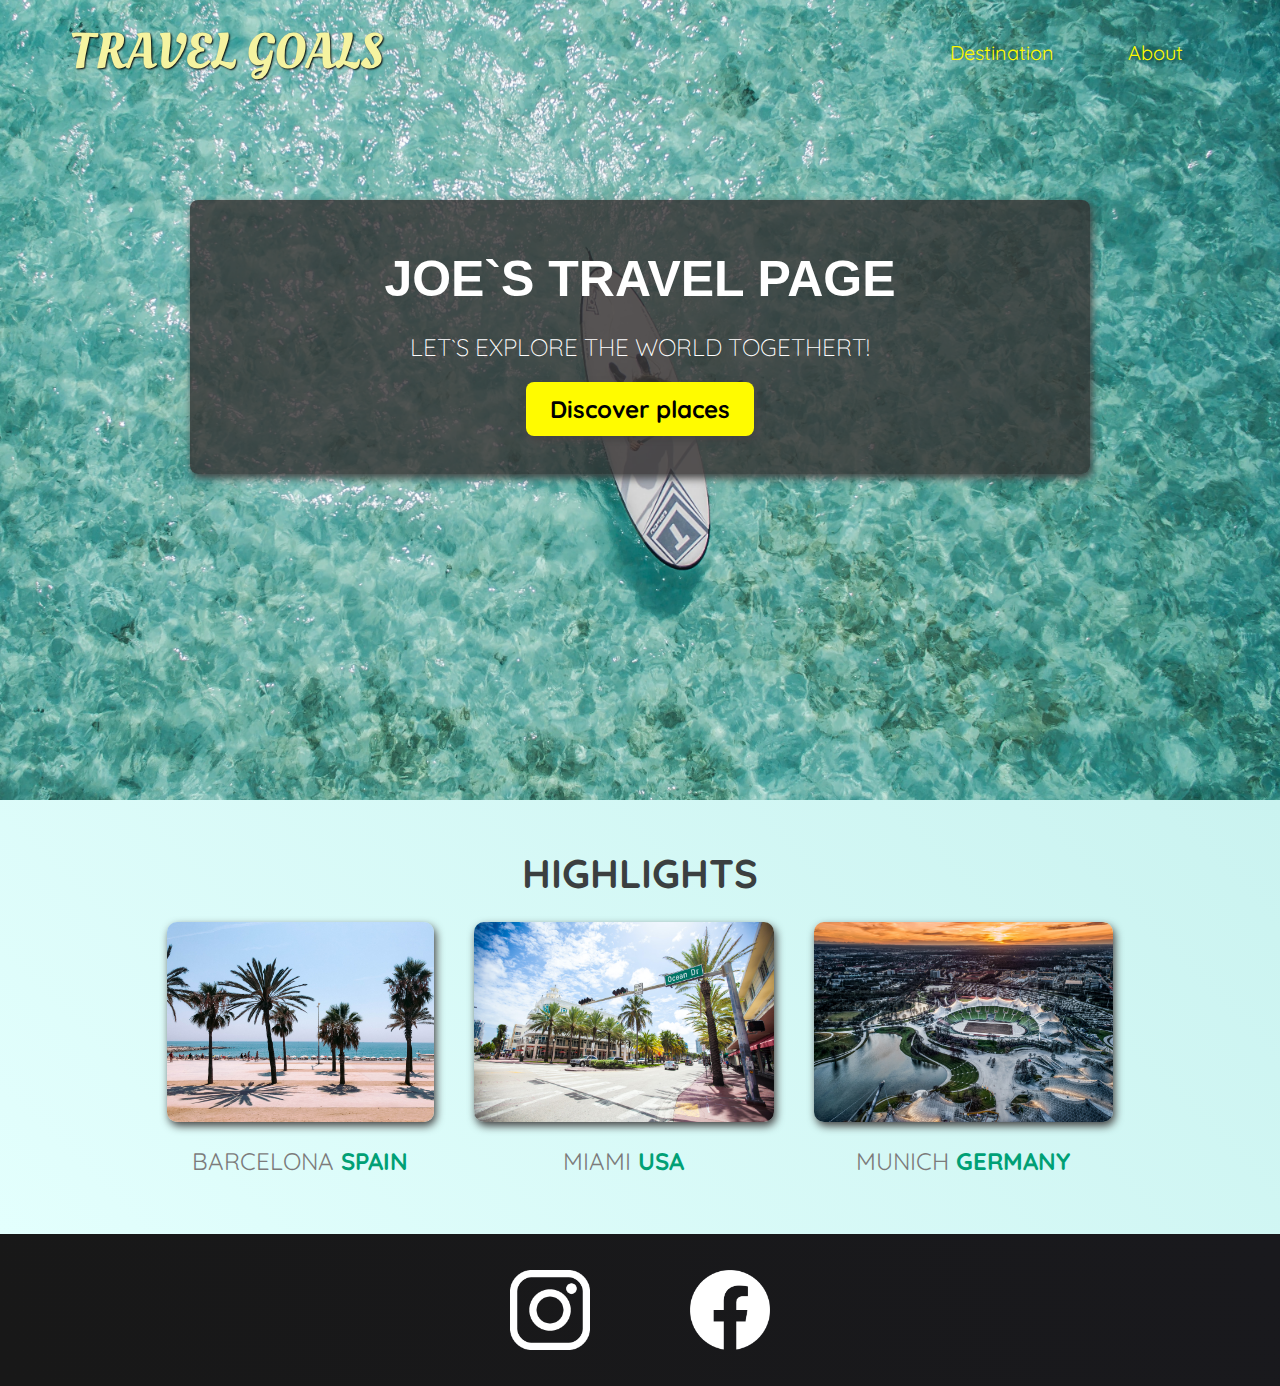
<file: index.html>
<!DOCTYPE html>
<html lang="en">
  <head>
    <meta charset="UTF-8" />
    <link
      href="https://fonts.googleapis.com/css2?family=Raleway:wght@700&family=Oleo+Script:wght@700&family=Quicksand:wght@300;500&display=swap"
      rel="stylesheet"
    />
    <link rel="stylesheet" href="shared.css" />
    <link rel="stylesheet" href="style.css" />
    <title>Travel Goals</title>
  </head>
  <body>
    <header>
      <div id="page-logo">
        <a href="./index.html">Travel Goals</a>
      </div>
      <nav>
        <ul>
          <li><a href="./places.html">Destination</a></li>
          <li><a href="">About</a></li>
        </ul>
      </nav>
    </header>
    <main>
      <section id="hero">
        <div id="hero-content">
          <h1>Joe`s Travel Page</h1>
          <p>Let`s explore the world togethert!</p>
          <a href="">Discover places</a>
        </div>
      </section>
      <section id="highlights">
        <h2>Highlights</h2>
        <ul id="destinations">
          <li class="destination">
            <img
              src="./img/places/barcelona.jpg"
              alt="Palm beach in Barcelona"
            />
            <p>Barcelona <strong>Spain</strong></p>
          </li>
          <li class="destination">
            <img
              src="./img/places/miami.jpg"
              alt="Miami streets on sunny day"
            />
            <p>Miami <strong>USA</strong></p>
          </li>
          <li class="destination">
            <img src="./img/places/munich.jpg" alt="Munich stadium in winter" />
            <p>Munich <strong>Germany</strong></p>
          </li>
        </ul>
      </section>
    </main>
    <footer>
      <ul>
        <li>
          <a href="https://www.instagram.com"
            ><img src="./img/icons/insta.png" alt="Instagram logo"
          /></a>
        </li>
        <li>
          <a href="https://www.facebook.com"
            ><img src="./img/icons/facebook.png" alt="Facebook logo"
          /></a>
        </li>
      </ul>
    </footer>
  </body>
</html>
</file>
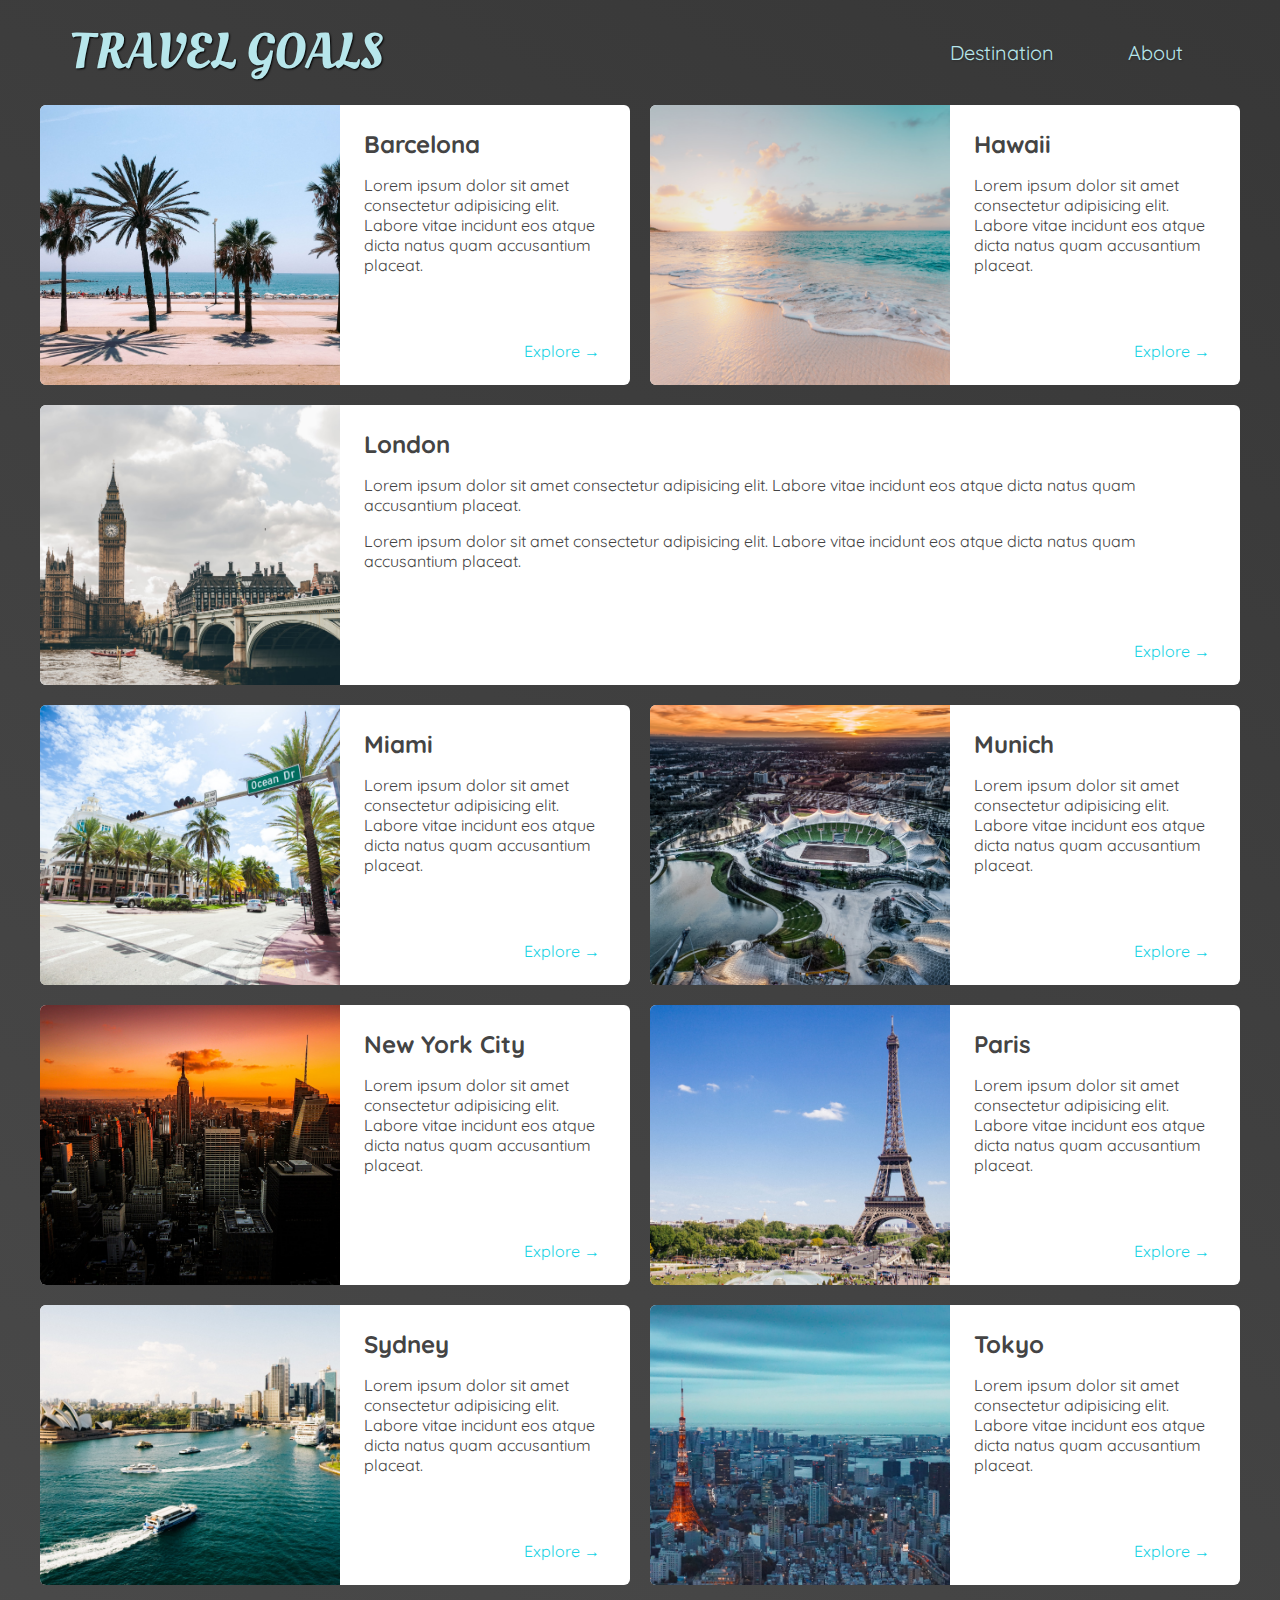
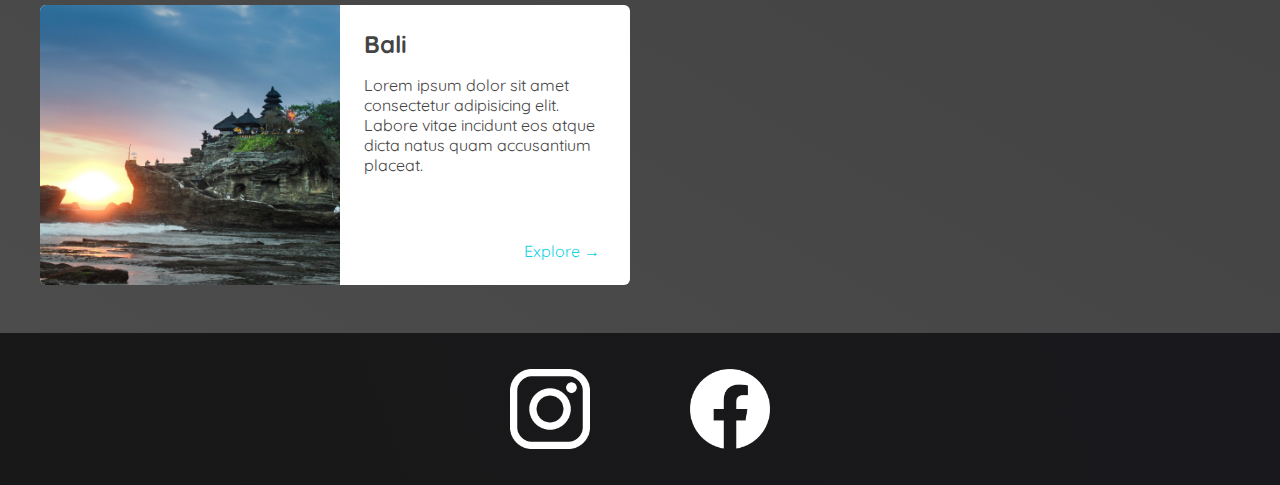
<file: places.html>
<!DOCTYPE html>
<html lang="en">
  <head>
    <meta charset="UTF-8" />
    <link
      href="https://fonts.googleapis.com/css2?family=Raleway:wght@700&family=Oleo+Script:wght@700&family=Quicksand:wght@300;500&display=swap"
      rel="stylesheet"
    />
    <link rel="stylesheet" href="shared.css" />
    <link rel="stylesheet" href="places.css" />
    <title>Travel Goals</title>
  </head>
  <body>
    <header>
      <div id="page-logo">
        <a href="./index.html">Travel Goals</a>
      </div>
      <nav>
        <ul>
          <li><a href="./places.html">Destination</a></li>
          <li><a href="">About</a></li>
        </ul>
      </nav>
    </header>
    <main>
      <ul>
        <li>
          <img src="./img/places/barcelona.jpg" alt="City of Barcelona" />
          <div class="item-content">
            <div>
              <h2>Barcelona</h2>
              <p>
                Lorem ipsum dolor sit amet consectetur adipisicing elit. Labore
                vitae incidunt eos atque dicta natus quam accusantium placeat.
              </p>
            </div>
            <div class="actions">
              <a href="https://en.wikipedia.org/wiki/Barcelona">Explore &#x2192</a>
            </div>
          </div>
        </li>
        <li>
          <img src="./img/places/hawaii.jpg" alt="Hawaii beach" />
          <div class="item-content">
            <div>
              <h2>Hawaii</h2>
              <p>
                Lorem ipsum dolor sit amet consectetur adipisicing elit. Labore
                vitae incidunt eos atque dicta natus quam accusantium placeat.
              </p>
            </div>
            <div class="actions">
              <a href="hhttps://en.wikipedia.org/wiki/Hawaii">Explore &#x2192</a>
            </div>
          </div>
        </li>
        <li>
          <img src="./img/places/london.jpg" alt="London city" />
          <div class="item-content">
            <div>
              <h2>London</h2>
              <p>
                Lorem ipsum dolor sit amet consectetur adipisicing elit. Labore
                vitae incidunt eos atque dicta natus quam accusantium placeat.
              </p>
              <p>
                Lorem ipsum dolor sit amet consectetur adipisicing elit. Labore
                vitae incidunt eos atque dicta natus quam accusantium placeat.
              </p>
            </div>
            <div class="actions">
              <a href="https://en.wikipedia.org/wiki/London">Explore &#x2192</a>
            </div>
          </div>
        </li>
        <li>
          <img src="./img/places/miami.jpg" alt="Miami streets" />
          <div class="item-content">
            <div>
              <h2>Miami</h2>
              <p>
                Lorem ipsum dolor sit amet consectetur adipisicing elit. Labore
                vitae incidunt eos atque dicta natus quam accusantium placeat.
              </p>
            </div>
            <div class="actions">
              <a href="https://en.wikipedia.org/wiki/Miami">Explore &#x2192</a>
            </div>
          </div>
        </li>
        <li>
          <img src="./img/places/munich.jpg" alt="Munich football stadium" />
          <div class="item-content">
            <div>
              <h2>Munich</h2>
              <p>
                Lorem ipsum dolor sit amet consectetur adipisicing elit. Labore
                vitae incidunt eos atque dicta natus quam accusantium placeat.
              </p>
            </div>
            <div class="actions">
              <a href="https://en.wikipedia.org/wiki/Munich">Explore &#x2192</a>
            </div>
          </div>
        </li>
        <li>
          <img src="./img/places/new-york-city.jpg" alt="New York City skyline" />
          <div class="item-content">
            <div>
              <h2>New York City</h2>
              <p>
                Lorem ipsum dolor sit amet consectetur adipisicing elit. Labore
                vitae incidunt eos atque dicta natus quam accusantium placeat.
              </p>
            </div>
            <div class="actions">
              <a href="https://en.wikipedia.org/wiki/New_York_City"
                >Explore &#x2192</a
              >
            </div>
          </div>
        </li>
        <li>
          <img src="./img/places/paris.jpg" alt="Paris city" />
          <div class="item-content">
            <div>
              <h2>Paris</h2>
              <p>
                Lorem ipsum dolor sit amet consectetur adipisicing elit. Labore
                vitae incidunt eos atque dicta natus quam accusantium placeat.
              </p>
            </div>
            <div class="actions">
              <a href="https://en.wikipedia.org/wiki/Paris">Explore &#x2192</a>
            </div>
          </div>
        </li>
        <li>
          <img src="./img/places/sydney.jpg" alt="Sydney beach" />
          <div class="item-content">
            <div>
              <h2>Sydney</h2>
              <p>
                Lorem ipsum dolor sit amet consectetur adipisicing elit. Labore
                vitae incidunt eos atque dicta natus quam accusantium placeat.
              </p>
            </div>
            <div class="actions">
              <a href="https://en.wikipedia.org/wiki/Sydney">Explore &#x2192</a>
            </div>
          </div>
        </li>
        <li>
          <img src="./img/places/tokyo.jpg" alt="Tokyo skyline" />
          <div class="item-content">
            <div>
              <h2>Tokyo</h2>
              <p>
                Lorem ipsum dolor sit amet consectetur adipisicing elit. Labore
                vitae incidunt eos atque dicta natus quam accusantium placeat.
              </p>
            </div>
            <div class="actions">
              <a href="https://en.wikipedia.org/wiki/Tokyo">Explore &#x2192</a>
            </div>
          </div>
        </li>
        <li>
          <img src="./img/places/bali.jpg" alt="Bali beach" />
          <div class="item-content">
            <div>
              <h2>Bali</h2>
              <p>
                Lorem ipsum dolor sit amet consectetur adipisicing elit. Labore
                vitae incidunt eos atque dicta natus quam accusantium placeat.
              </p>
            </div>
            <div class="actions">
              <a href="https://en.wikipedia.org/wiki/Bali">Explore &#x2192</a>
            </div>
          </div>
        </li>
      </ul>
    </main>
    <footer>
      <ul>
        <li>
          <a href="https://www.instagram.com"
            ><img src="./img/icons/insta.png" alt="Instagram logo"
          /></a>
        </li>
        <li>
          <a href="https://www.facebook.com"
            ><img src="./img/icons/facebook.png" alt="Facebook logo"
          /></a>
        </li>
      </ul>
    </footer>
  </body>
</html>
</file>
<file: shared.css>
body {
  font-family: "Quicksand", sans-serif;
  margin: 0;
}

ul {
  list-style: none;
  margin: 0px;
  padding: 0;
}

header {
  display: flex;
  justify-content: space-between;
  align-items: center;
  padding: 15px 60px;
  position: absolute;
  width: 100%;
  top: 0px;
  left: 0px;
  box-sizing: border-box;
}

#page-logo a {
  padding: 10px;
  font-family: "Oleo Script", sans-serif;
  color: rgb(245, 243, 160);
  font-size: 50px;
  text-decoration: none;
  text-transform: uppercase;
  text-shadow: 1px 1px 2px rgb(0, 0, 0);
}

header ul {
  display: flex;
}

header li {
  margin: 25px;
}

header a {
  color: rgb(255, 251, 0);
  text-decoration: none;
  font-size: 20px;
  padding: 12px;
  text-shadow: 1px 1px 2px rgba(0, 0, 0, 0.2);
  border-radius: 5px;
}

header nav a:hover {
  color: rgb(77, 77, 77);
  background-color: rgb(255, 251, 0);
}

footer {
  background: linear-gradient(70deg, rgb(24, 24, 24), rgb(25, 25, 29));
  padding: 36px;
}

footer ul {
  display: flex;
  justify-content: center;
}

footer li {
  width: 80px;
  height: 80px;
  margin: 0 50px;
}

footer img {
  width: 100%;
  height: 100%;
}
</file>
<file: style.css>
#hero {
  height: 800px;
  background-image: url("./img/places/ocean.jpg");
  background-position: center;
  background-size: cover;
}
#hero-content {
  width: 900px;
  background-color: rgba(51, 47, 47, 0.8);
  box-shadow: 2px 4px 8px rgb(68, 67, 67);
  border-radius: 8px;
  text-align: center;
  padding: 50px 0px;
  margin: 0 auto;
  position: relative;
  top: 200px;
}

#hero-content h1 {
  color: white;
  text-transform: uppercase;
  font-size: 50px;
  font-family: "Releway", sans-serif;
  margin: 0;
}

#hero-content p {
  color: white;
  text-transform: uppercase;
  font-size: 24px;
  font-weight: 300;
  margin-bottom: 32px;
}

#hero-content a {
  text-decoration: none;
  background-color: rgb(255, 251, 0);
  padding: 12px 24px;
  color: black;
  font-size: 24px;
  font-weight: bold;
  border-radius: 8px;
  box-shadow: 2px 4px 8px rgb(68, 67, 67);
}

#hero-content a:hover {
  background-color: rgb(177, 174, 0);
}

#highlights {
  padding: 24px;
  background: linear-gradient(45deg, rgb(227, 255, 253), rgb(202, 243, 240));
}

#highlights h2 {
  text-transform: uppercase;
  text-align: center;
  font-size: 40px;
  color: rgb(59, 63, 64);
  margin: 24px 0;
}

#destinations {
  display: flex;
  justify-content: center;
  width: 90%;
  margin: auto;
  margin-bottom: 14px;
}

.destination {
  margin: 0 20px;
  text-transform: uppercase;
}

.destination p {
  text-align: center;
  font-size: 24px;
  color: rgb(124, 123, 123);
  margin: 20px 0;
}

.destination img {
  height: 200px;
  width: 100%;
  box-shadow: 2px 4px 8px rgb(68, 67, 67);
  border-radius: 10px;
  object-fit: cover;
}

.destination strong {
  color: rgb(0, 160, 117);
}
</file>
<file: places.css>
body {
  background: linear-gradient(30deg, rgb(77, 77, 77), rgb(55, 55, 55));
  color: rgb(68, 68, 68);
}

#page-logo a{
color: rgb(183, 230, 235);
}

header {
  position: static;
}

header a {
  color: rgb(183, 230, 235);
}

header nav a:hover {
  background-color: rgb(183, 230, 235);
  color: rgb(59, 59, 59);
}

main ul {
  width: 1200px;
  margin: 0 auto 48px auto;
  display: grid;
  grid-template-columns: 1fr 1fr;
  gap: 20px 20px;
 }

 li:nth-of-type(3) {
   grid-column: 1/span 2;
 }

main li {
  display: flex;
  background-color: white;
  box-shadow: 1xp 1px 4px rgba(0, 0, 0, 0.2);
  border-radius: 6px;
  overflow: hidden;
}

main li img {
  width: 300px;
  height: 280px;
  object-fit: cover;
}

.item-content {
  padding: 24px;
  display: flex;
  flex-direction: column;
  justify-content: space-between;
}

.item-content h2 {
  margin: 0;
}

.actions {
  text-align: right;
}

.actions a {
  text-decoration: none;
  padding: 6px;
  color: rgb(22, 211, 228);
  border-radius: 5px;
}

.actions a:hover {
  background-color: rgb(235, 254, 255);
}
</file>
